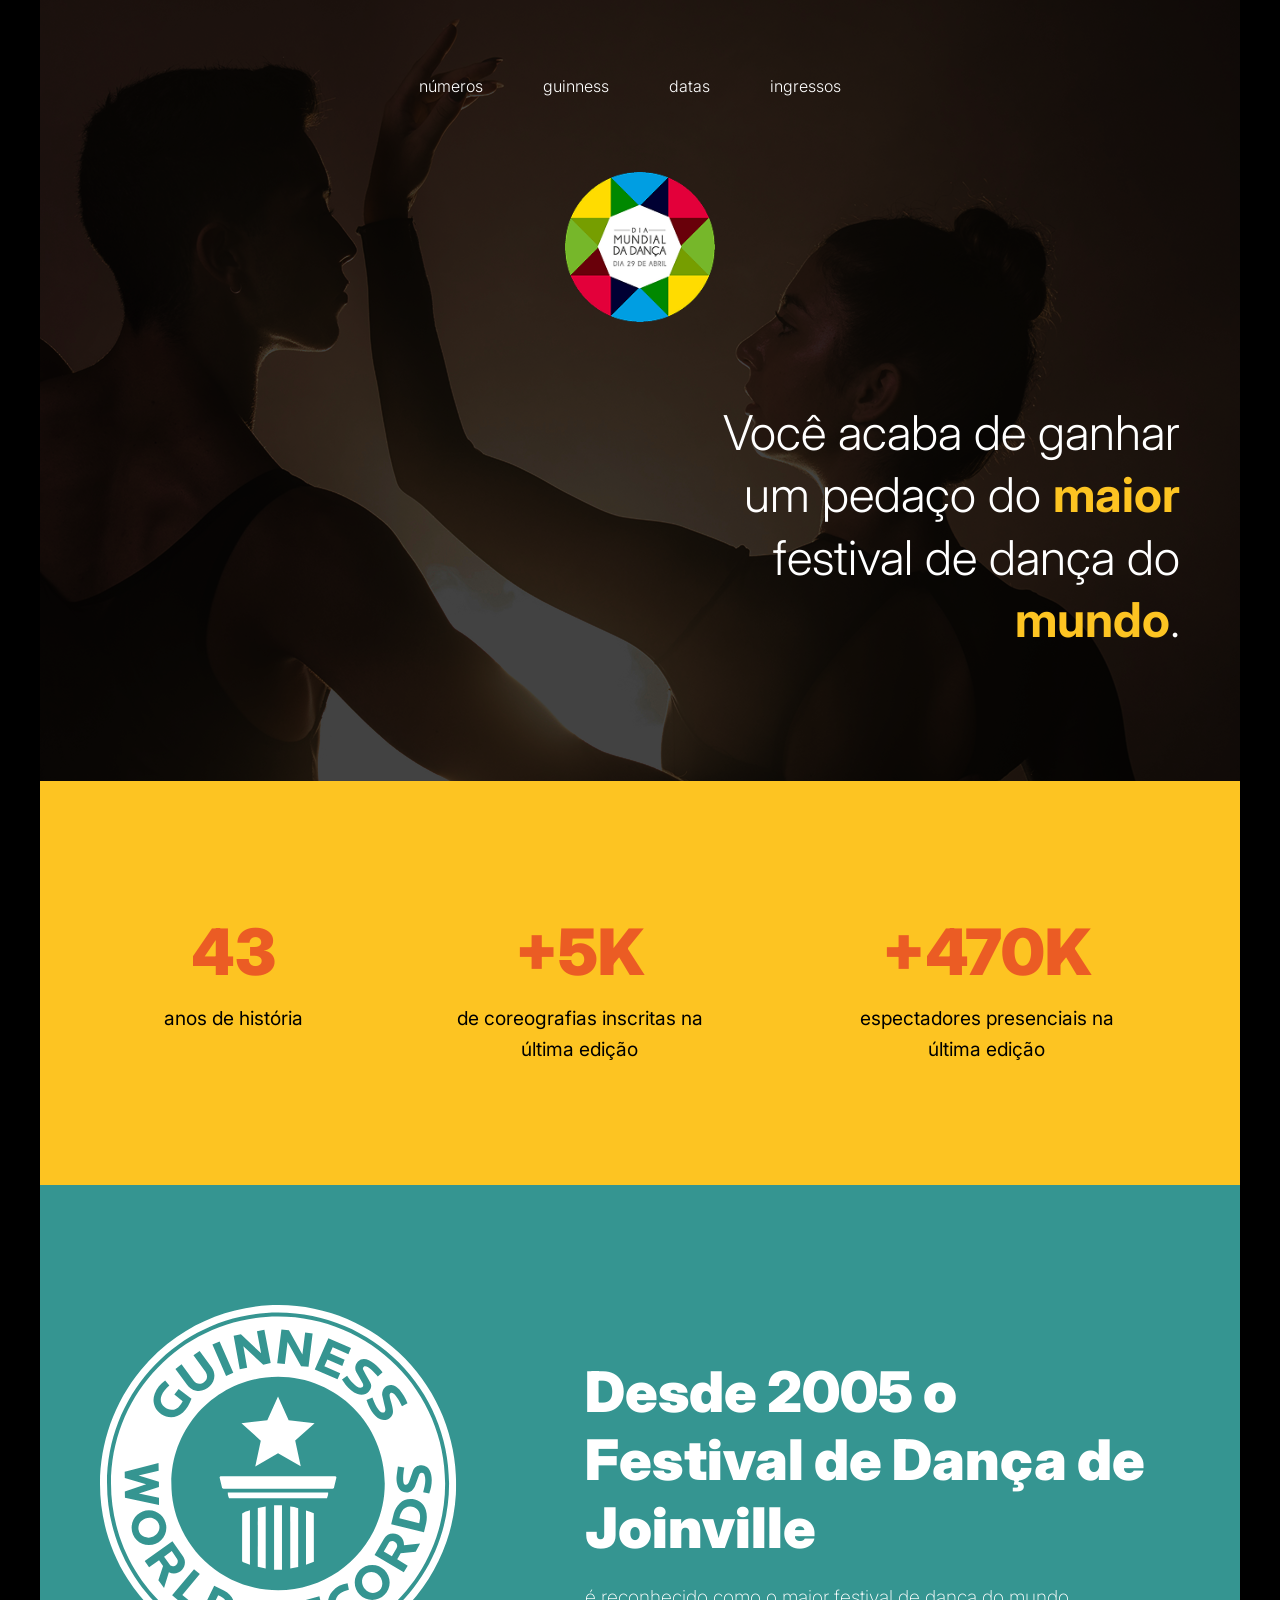
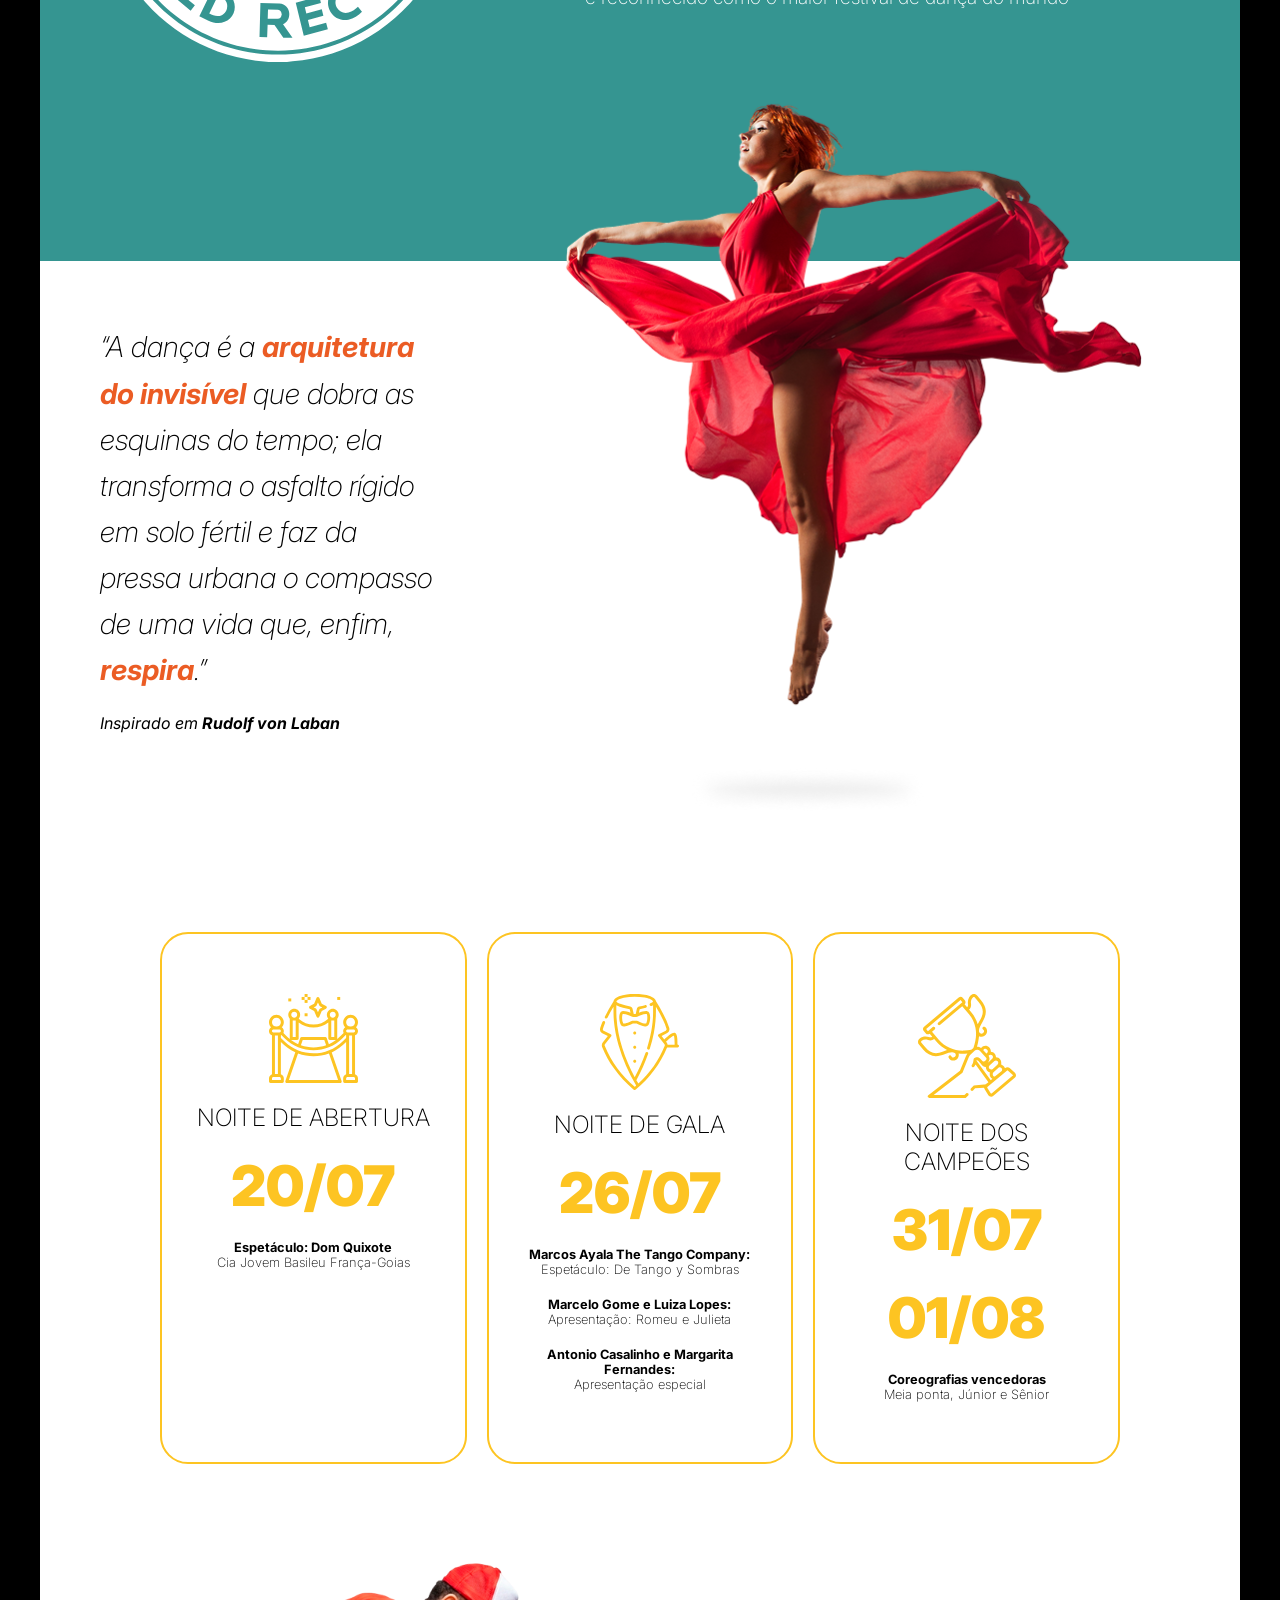
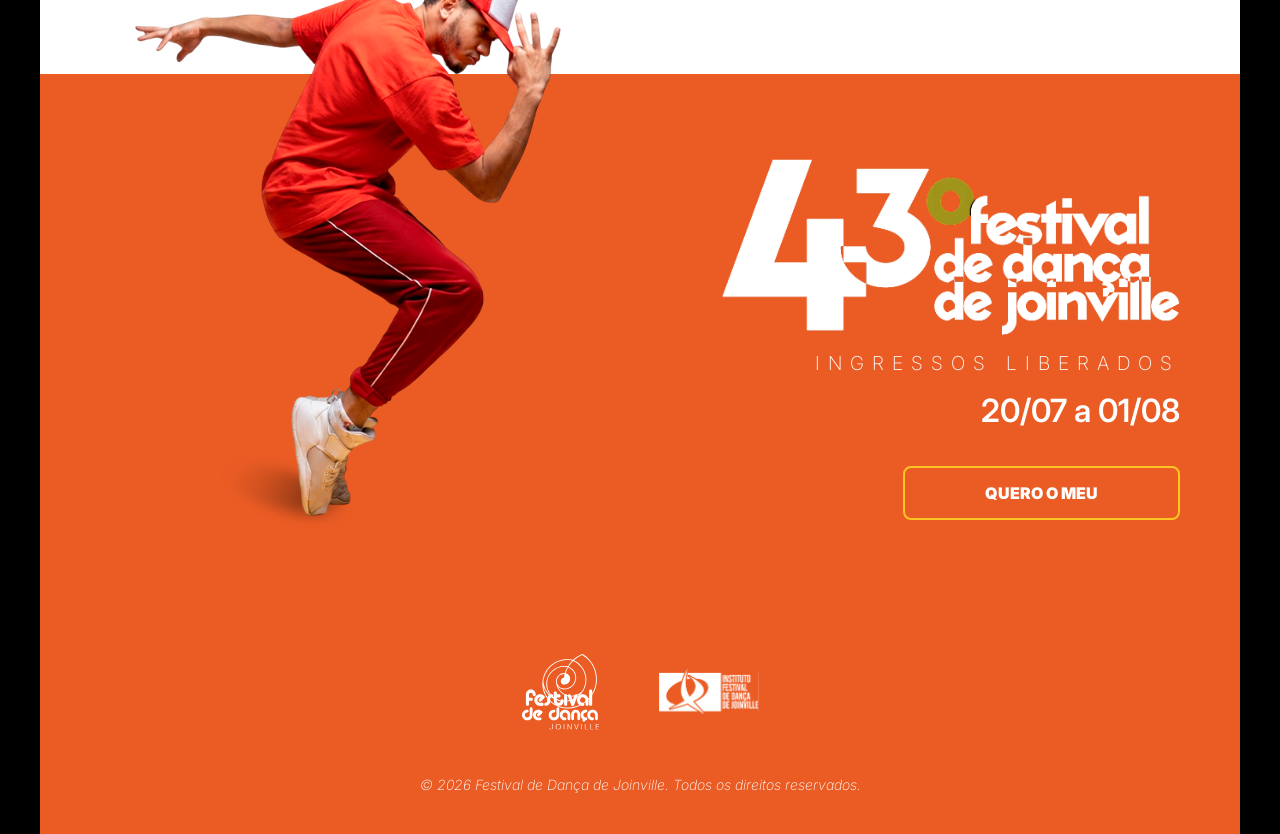
<file: index.html>
<!doctype html>
<html lang="pt-br">
  <head>
    <meta charset="UTF-8" />
    <meta name="viewport" content="width=device-width, initial-scale=1.0" />
    <title>Dia internacional da dança</title>
    <link rel="stylesheet" href="./style/style.css" />

    <link rel="preconnect" href="https://fonts.googleapis.com" />
    <link rel="preconnect" href="https://fonts.gstatic.com" crossorigin />
    <link
      href="https://fonts.googleapis.com/css2?family=Inter:ital,opsz,wght@0,14..32,100..900;1,14..32,100..900&display=swap"
      rel="stylesheet"
    />
  </head>

  <body>
    <div class="container">
      <header>
        <!-- Menu desktop -->
        <nav class="menu">
          <ul>
            <li><a href="#numeros">Números</a></li>
            <li><a href="#guinness">Guinness</a></li>
            <li><a href="#datas">Datas</a></li>
            <li><a href="#ingressos">Ingressos</a></li>
          </ul>
        </nav>

        <!-- Menu mobile -->
        <div class="menu-container-mobile">
          <button class="menu-toggle" aria-label="Abrir menu">
            <span class="bar"></span>
            <span class="bar"></span>
            <span class="bar"></span>
          </button>

          <nav class="nav-menu">
            <ul>
              <li><a href="#numeros">Números</a></li>
              <li><a href="#guinness">Guinness</a></li>
              <li><a href="#datas">Datas</a></li>
              <li><a href="#ingressos">Ingressos</a></li>
            </ul>
          </nav>
        </div>
        <div class="overlay"></div>

        <div class="logo-mundial">
          <img
            src="./assets/img/logo-dia-mundial-danca.png"
            alt="Logo do dia mundial da dança"
            title="Dia mundial da dança"
          />
        </div>
        <div class="content">
          <div class="content-video">
            <div class="video-mobile">
              <iframe
                width="300"
                height="262.5"
                src="https://www.youtube.com/embed/rySvuv3gqXI?si=pZWFmRpF5mipNJ-J"
                title="YouTube video player"
                frameborder="0"
                allow="
                  accelerometer;
                  autoplay;
                  clipboard-write;
                  encrypted-media;
                  gyroscope;
                  picture-in-picture;
                  web-share;
                "
                referrerpolicy="strict-origin-when-cross-origin"
                allowfullscreen
              ></iframe>
            </div>
            <div class="video-desktop">
              <iframe
                width="560"
                height="315"
                src="https://www.youtube.com/embed/rySvuv3gqXI?si=pZWFmRpF5mipNJ-J"
                title="YouTube video player"
                frameborder="0"
                allow="
                  accelerometer;
                  autoplay;
                  clipboard-write;
                  encrypted-media;
                  gyroscope;
                  picture-in-picture;
                  web-share;
                "
                referrerpolicy="strict-origin-when-cross-origin"
                allowfullscreen
              ></iframe>
            </div>
          </div>
          <div class="content-text">
            <h1>
              Você acaba de ganhar um pedaço do <span>maior</span> festival de
              dança do <span>mundo</span>.
            </h1>
          </div>
        </div>
      </header>
      <main>
        <div id="numeros" class="numeros">
          <div class="numeros-item">
            <h2>43</h2>
            <p>anos de história</p>
          </div>
          <div class="numeros-item">
            <h2>+5K</h2>
            <p>de coreografias inscritas na última edição</p>
          </div>
          <div class="numeros-item">
            <h2>+470K</h2>
            <p>espectadores presenciais na última edição</p>
          </div>
        </div>
        <div id="guinness" class="guinness">
          <div class="guinness-image">
            <img
              src="./assets/img/guinness-logo.svg"
              alt="Guinness World Records"
              title="Guinness World Records"
            />
          </div>
          <div class="guinness-text">
            <h2>Desde 2005 o Festival de Dança de Joinville</h2>
            <p>é reconhecido como o maior festival de dança do mundo</p>
          </div>
        </div>
        <div id="citacao" class="citacao">
          <div class="citacao-texto">
            <p>
              “A dança é a
              <span><strong>arquitetura do invisível</strong></span> que dobra
              as esquinas do tempo; ela transforma o asfalto rígido em solo
              fértil e faz da pressa urbana o compasso de uma vida que, enfim,
              <span><strong>respira</strong></span
              >.”
            </p>
            <span>Inspirado em <strong>Rudolf von Laban</strong></span>
          </div>
          <div class="citacao-image">
            <img
              src="./assets/img/bailarina.png"
              alt="Bailarina"
              title="Bailarina"
            />
          </div>
        </div>
        <div id="datas" class="datas">
          <div class="datas-card">
            <img
              src="./assets/img/noite-abertura.svg"
              alt="Noite de abertura"
              title="Noite de abertura"
            />
            <h3>Noite de abertura</h3>
            <h2>20/07</h2>
            <span
              ><strong>Espetáculo: Dom Quixote</strong><br />Cia Jovem Basileu
              França-Goias</span
            >
          </div>
          <div class="datas-card">
            <img
              src="./assets/img/noite-gala.svg"
              alt="Noite de gala"
              title="Noite de gala"
            />
            <h3>Noite de gala</h3>
            <h2>26/07</h2>
            <span>
              <strong>Marcos Ayala The Tango Company:</strong><br />Espetáculo:
              De Tango y Sombras
            </span>
            <span>
              <strong>Marcelo Gome e Luiza Lopes:</strong><br />Apresentação:
              Romeu e Julieta
            </span>
            <span>
              <strong>Antonio Casalinho e Margarita Fernandes:</strong
              ><br />Apresentação especial
            </span>
          </div>
          <div class="datas-card">
            <img
              src="./assets/img/noite-campeoes.svg"
              alt="Noite dos campeões"
              title="Noite dos campeões"
            />
            <h3>Noite dos campeões</h3>
            <h2>31/07</h2>
            <h2>01/08</h2>
            <span
              ><strong>Coreografias vencedoras</strong><br />Meia ponta, Júnior
              e Sênior</span
            >
          </div>
        </div>
        <div id="ingressos" class="ingressos">
          <div class="ingressos-image">
            <img
              src="./assets/img/dancarino.png"
              alt="Dancarino"
              title="Dancarino"
            />
          </div>
          <div class="ingressos-text">
            <img
              src="./assets/img/logo-43-festival.png"
              alt="Logo do Festival de dança de Joinville"
              title="Logo do Festival de dança de Joinville"
            />
            <h3>Ingressos liberados</h3>
            <span>20/07 a 01/08</span>
            <a
              href="https://festivaldedanca.eticketcenter.com.br/"
              target="_blank"
              class="btn-ingressos"
              >Quero o meu</a
            >
          </div>
        </div>
      </main>
      <footer>
        <!-- Colocar informações de contato -->
        <div class="logos">
          <a href="https://festivaldedancadejoinville.com.br/" target="_blank">
            <img
              src="./assets/img/festival-logo.svg"
              alt="Logo do Festival de Dança de Joinville"
              title="Logo do Festival de Dança de Joinville"
            />
          </a>
          <a href="https://festivaldedancadejoinville.com.br/" target="_blank">
            <img
              src="./assets/img/ifdj-logo-negativa.svg"
              alt="Logo do IFDJ"
              title="Logo do IFDJ"
            />
          </a>
        </div>
        <div class="copy">
          <span
            >© 2026 Festival de Dança de Joinville. Todos os direitos
            reservados.</span
          >
        </div>
      </footer>
    </div>
    <script src="./js/script.js"></script>
  </body>
</html>
</file>
<file: style/style.css>
@import url("geral.css");
@import url("header.css");
@import url("numeros.css");
@import url("guinness.css");
@import url("citacao.css");
@import url("datas.css");
@import url("ingressos.css");
@import url("footer.css");
</file>
